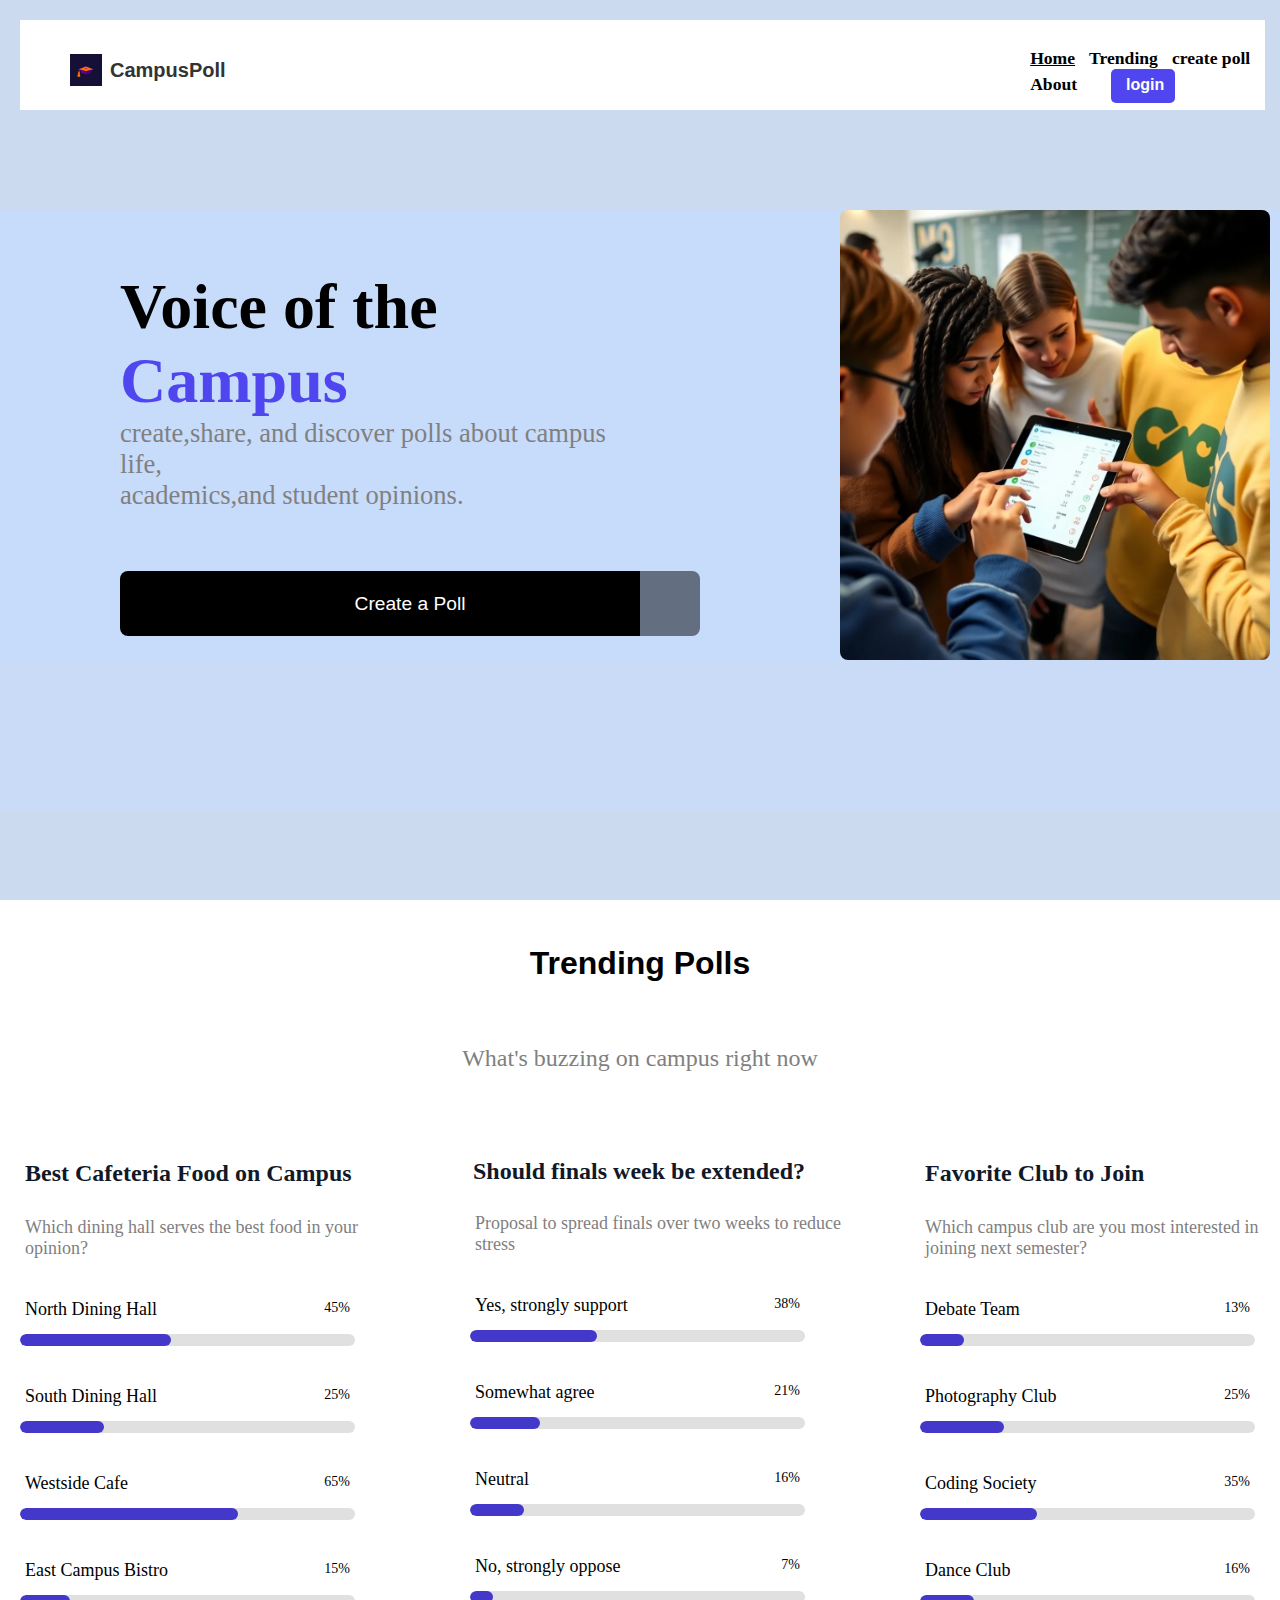
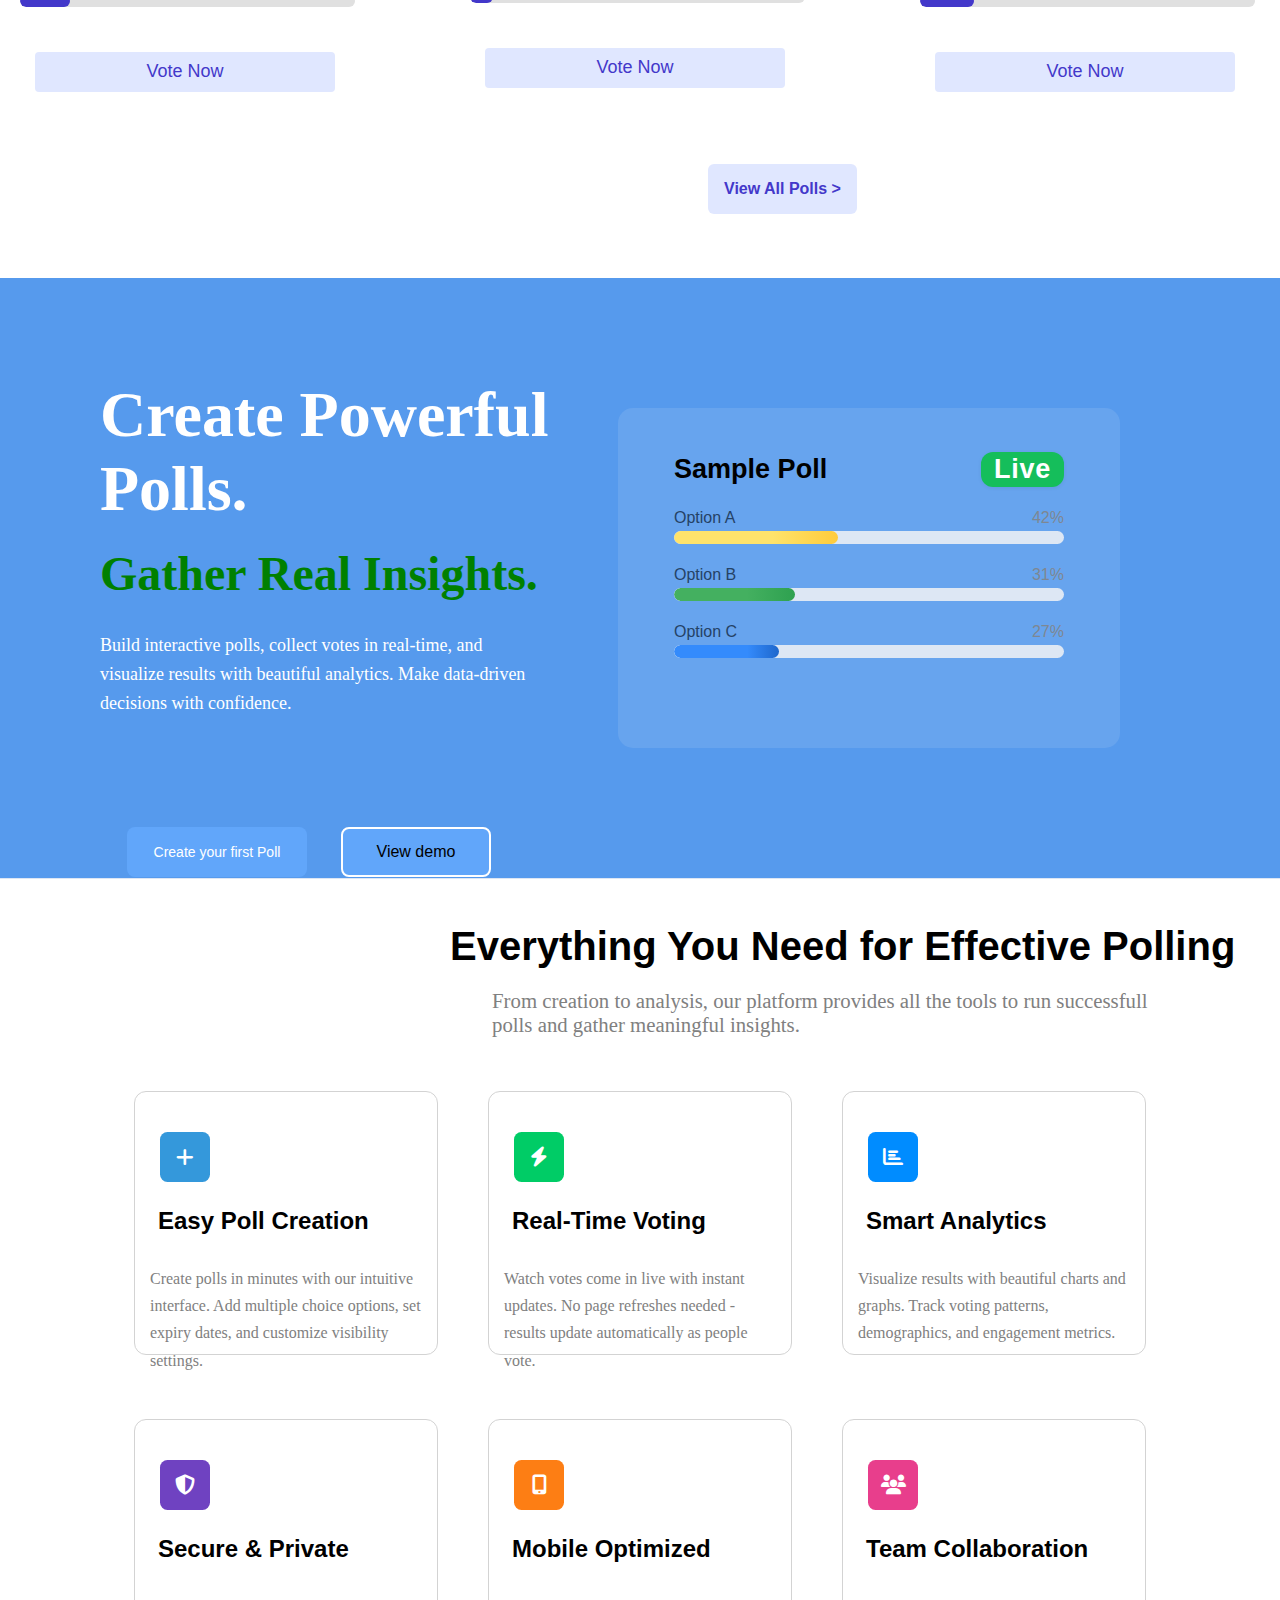
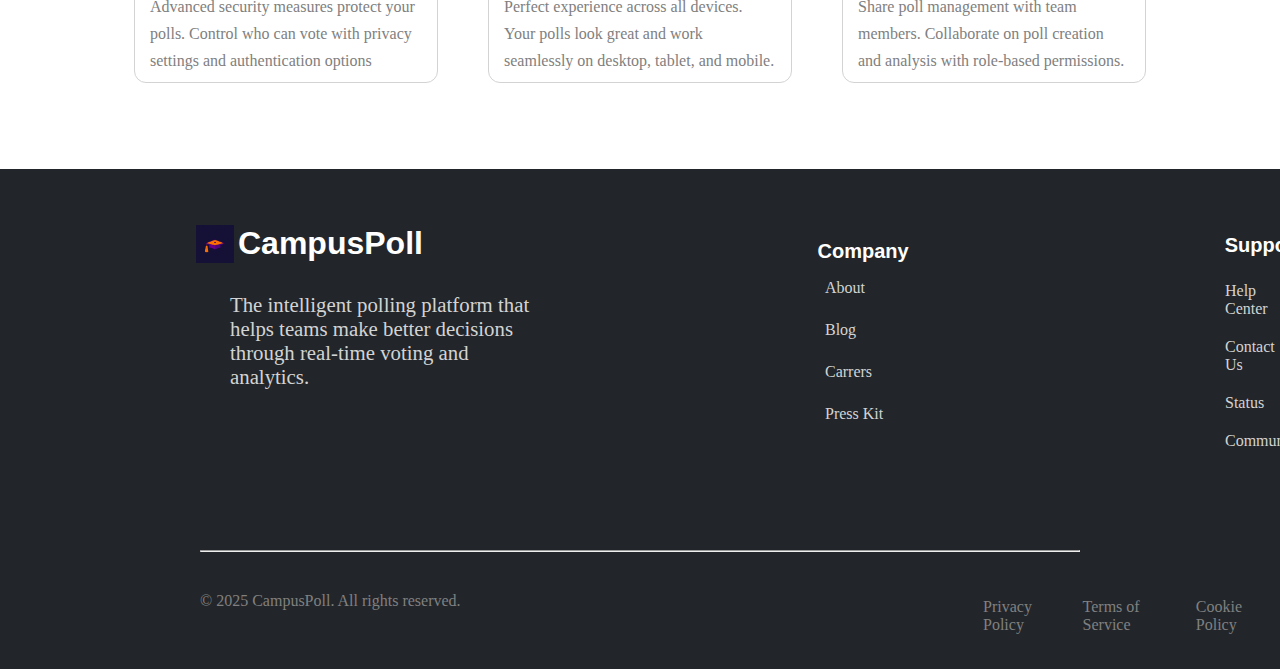
<file: insidevote/index.html>
<!DOCTYPE html>
<html lang="en">
<head>
    <meta charset="UTF-8">
    <meta name="viewport" content="width=device-width, initial-scale=1.0">
    <title>Online Polling System</title>
    <link rel="stylesheet" href="style.css">
     
  <link rel="stylesheet" href="https://cdnjs.cloudflare.com/ajax/libs/font-awesome/6.5.0/css/all.min.css">

</head>
<body>
    <div id="main">
    <header>
        <div class="nav-bar">
            <img src="assets/poll.png" alt="">
            <h2>CampusPoll</h2>
        
        <div class="nav-section">
            <p>
                <a href=""><u>Home</u></a> 
                
                <a href="#page2"><im>Trending</im></a> 
               <a href="#page3"><im>create poll</im></a> 
               <a href="#page4">About</a> 
            
             <a href="assets/login.html">  <button><b>login</b></button></a>
            </p>
        </div>
        </div>

    </header>
    <div id="fakeheader">

    </div>
    <div id="page1">
        <div id="box1">
        <div class="text">
            <h1>Voice of the <br> <b>Campus</b></h1>
            <h5>create,share, and discover polls about campus life, <br> academics,and student opinions.</h5>
        
        </div>
       
        <div class="button">
            <button>Create a Poll</button>
        </div>
        </div>
        <div id="box2">
            <div class="image-1">
                <img src="assets/poll1.png" alt="">
            </div>
            

           
        </div>
        </div>
    </div>
    <div id="page2">
        <div class="toppart" >
            <h1 style="text-align: center; font-weight: bold;">Trending Polls</h1><br>
            <p style="text-align: center;font-size: x-large; "> What's buzzing on campus right now</p> 
        </div>
        <div id="boxes">
        <div id="box3">

            <h3>Best Cafeteria Food on Campus</h3>
            <p>Which dining hall serves the best food in your <br>opinion?</p>
            <h4>North Dining Hall</h4>
             <div class="percentage">45%</div>
            <div class="bar">
                <div class="fill" style="background-color: #4338ca;width: 45%;"></div>
                
            </div>
       
            <h4>South Dining Hall</h4>
             <div class="percentage">25%</div>
             <div class="bar">
                <div class="fill" style="background-color: #4338ca;width: 25%;"></div>
              
            </div>
            <h4>Westside Cafe</h4>
             <div class="percentage">65%</div>
             <div class="bar">
                <div class="fill" style="background-color: #4338ca;width: 65%;"></div>
            </div>
            <h4>East Campus Bistro</h4>
             <div class="percentage">15%</div>
             <div class="bar">
                <div class="fill" style="background-color: #4338ca;width: 15%;"></div>
            </div>
            <div class="page3-left"> <button>Vote Now</button></div>
            
            
        </div>
        <div id="box4">
               <h3>Should finals week be extended?</h3>
            <p>Proposal to spread finals over two weeks to reduce stress</p>
            <h4>Yes, strongly support</h4>
             <div class="percentage">38%</div>
             <div class="bar">
                <div class="fill" style="background-color: #4338ca;width: 38%;"></div>
                
                 
            </div>
            <h4>Somewhat agree</h4>
             <div class="percentage">21%</div>
             <div class="bar">
                <div class="fill" style="background-color: #4338ca;width: 21%;"></div>
                
              
            </div>
            <h4>Neutral</h4>
             <div class="percentage">16%</div>
             <div class="bar">
                <div class="fill" style="background-color: #4338ca;width: 16%;"></div>
                
               
            </div>
            <h4>No, strongly oppose</h4>
             <div class="percentage">7%</div>
             <div class="bar">
                <div class="fill" style="background-color: #4338ca;width: 7%;"></div>
                
                
            </div>
            <div class="page3-left"><button>Vote Now</button></div>
          
        </div>
       
        <div id="box5">
                <h3>Favorite Club to Join</h3>
            <p>Which campus club are you most interested in joining next semester?</p>
            <h4>Debate Team</h4>
             <div class="percentage">13%</div>
              <div class="bar">
                <div class="fill" style="background-color: #4338ca;width: 13%;"></div>
                
                
            </div>
            <h4>Photography Club</h4>
             <div class="percentage">25%</div>
              <div class="bar">
                <div class="fill" style="background-color: #4338ca;width: 25%;"></div>
                
                
            </div>
            <h4>Coding Society</h4>
             <div class="percentage">35%</div>
              <div class="bar">
                <div class="fill" style="background-color: #4338ca;width: 35%;"></div>
                
            </div>
            <h4>Dance Club</h4>
             <div class="percentage">16%</div>
              <div class="bar">
                <div class="fill" style="background-color: #4338ca;width: 16%;"></div>
                 </div>
                 
                


            <div class="page3-left"><button>Vote Now</button></div>
        </div>
          
        </div>
       
        </div>
       <div class="button1">
            <button >View All Polls > </button>
            
            </div>
            
                <div id="page3">
                <div class="box6">
                    <div class="set">
                    <div class="toptext">
                    <h1>Create Powerful Polls.</h1>
                    </div>
                    <div class="text6">
                        <h1>Gather Real Insights.</h1>
                    </div>
                    <p>Build interactive polls, collect votes in real-time, and <br>visualize results with beautiful analytics. Make data-driven <br> decisions with confidence.</p>
                    </div>
                    <div id="page3-button">
                    <div class="create-button">
                        <button>Create your first Poll</button>
                        
                    </div>
                    <div class="demo-button">
                        <button>View demo</button>
                    </div>
                    
                </div>
                </div>
                    <div class="box7">
                        <!-- Sample Poll Box for HTML -->
<div class="poll_3">
  <div class="poll-header">
    <span>Sample Poll</span>
    <span class="live">Live</span>
  </div>
  <div class="poll-option">
    <div class="option-label">
      Option A
      <span class="option-percent">42%</span>
    </div>
    <div class="poll-bar-bg">
      <div class="poll-bar poll-bar-a" style="width: 42%"></div>
    </div>
  </div>
  <div class="poll-option">
    <div class="option-label">
      Option B
      <span class="option-percent">31%</span>
    </div>
    <div class="poll-bar-bg">
      <div class="poll-bar poll-bar-b" style="width: 31%"></div>
    </div>
  </div>
  <div class="poll-option">
    <div class="option-label">
      Option C
      <span class="option-percent">27%</span>
    </div>
    <div class="poll-bar-bg">
      <div class="poll-bar poll-bar-c" style="width: 27%"></div>
    </div>
  </div>
</div>
                    
                        
            
                
                    
                    </div>
                
               

            </div>
               

            
            <div id="page4">
                <div class="header4">
                    <h2>Everything You Need for Effective Polling</h2>
                    <p><h3>From creation to analysis, our platform provides all the tools to run successfull <br> polls and gather meaningful insights.</h3>

</p> </div>

<div id="box-8">
    <div class="box9" >
        <div class="icon-circle" style="background-color:  #3498db;"><i class="fas fa-plus"></i></div>
        
        <h2>Easy Poll Creation</h2>
        <p>Create polls in minutes with our intuitive interface. Add multiple choice options, set expiry dates, and customize visibility settings.</p>
    </div>
    <div class="box10">
         <div class="icon-circle" style="background-color: #00cc66;"><i class="fas fa-bolt"></i></div>
        <h2>Real-Time Voting</h2>
        <p>Watch votes come in live with instant updates. No page refreshes needed - results update automatically as people vote.</p>
    </div>
    <div class="box11">

          <div class="icon-circle" style="background-color: #008cff;"><i class="fas fa-chart-bar"></i></div>

        <h2>Smart Analytics</h2>
        <p>Visualize results with beautiful charts and graphs. Track voting patterns, demographics, and engagement metrics.</p>
    </div>
</div>
    <div id="box-lower">

    <div class="box12">
      <div class="icon-circle" style="background-color: #6f42c1;"><i class="fas fa-shield-alt"></i></div>
         <h2>Secure & Private</h2>
        <p>Advanced security measures protect your polls. Control who can vote with privacy settings and authentication options</p>
    </div>
    <div class="box13">

        <div class="icon-circle" style="background-color: #fd7e14;"><i class="fas fa-mobile-alt"></i></div>
        <h2>Mobile Optimized</h2>
        <p>Perfect experience across all devices. Your polls look great and work seamlessly on desktop, tablet, and mobile.</p>

    </div>
    <div class="box14"> 

        <div class="icon-circle" style="background-color: #e83e8c;"><i class="fas fa-users"></i></div>
        <h2>Team Collaboration</h2>
        <p>Share poll management with team members. Collaborate on poll creation and analysis with role-based permissions.</p>
    </div>
    
</div>
            </div>
            <div id="page5">
                <footer>
                    <div class="left">
                        <img src="assets/poll.png" alt="">
                        <h2>CampusPoll</h2>
                        <p>The intelligent polling platform that <br> helps teams make better decisions <br>through real-time voting and <br>analytics.</p>
                    </div>
                    <div class="mid">
                        <h2>Company</h2>
                        <a href="">About</a><br>
                        <a href="">Blog</a><br>
                        <a href="">Carrers</a><br>
                        <a href="">Press Kit</a>
                    </div>
                    <div class="end">
                        <h2>Support</h2>
                        <a href="">Help Center</a>
                        <a href="">Contact Us</a>
                        <a href="">Status</a>
                        <a href="">Community</a>
                        
                    </div>
                    <div class="lastpart">
                        <hr>
                        <p>© 2025 CampusPoll. All rights reserved.</p>
                        <div class="last-part">
                            <a href="">Privacy Policy</a>
                            <a href="">Terms of Service</a>
                            <a href="">Cookie Policy</a>
                            

                        </div>
                       
                        
                          
                        
                    </div>
                </footer>
            </div>
    
    </div>

</body>
</html>
</file>
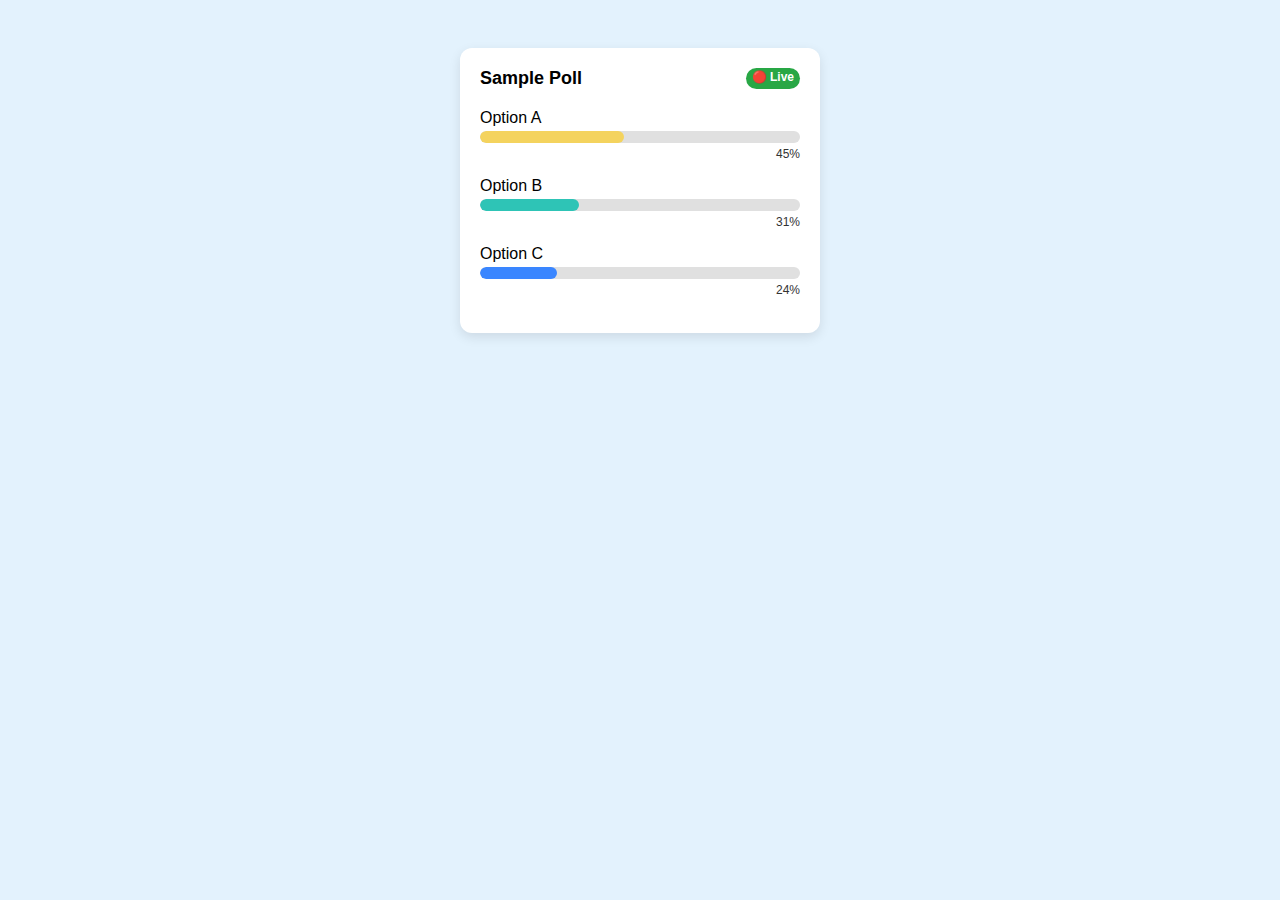
<file: insidevote/form.html>
<!DOCTYPE html>
<html lang="en">
<head>
  <meta charset="UTF-8" />
  <meta name="viewport" content="width=device-width, initial-scale=1.0" />
  <title>Sample Poll</title>
  <link rel="stylesheet" href="form.css" />
</head>
<body>
  <div class="poll-container">
    <div class="poll-header">
      <span>Sample Poll</span>
      <span class="live-badge">🔴 Live</span>
    </div>

    <div class="poll-option">
      <span>Option A</span>
      <div class="bar">
        <div class="fill" style="width: 45%; background-color: #f4d35e;"></div>
      </div>
      <span class="percentage">45%</span>
    </div>

    <div class="poll-option">
      <span>Option B</span>
      <div class="bar">
        <div class="fill" style="width: 31%; background-color: #2ec4b6;"></div>
      </div>
      <span class="percentage">31%</span>
    </div>

    <div class="poll-option">
      <span>Option C</span>
      <div class="bar">
        <div class="fill" style="width: 24%; background-color: #3a86ff;"></div>
      </div>
      <span class="percentage">24%</span>
    </div>
  </div>
</body>
</html>
</file>
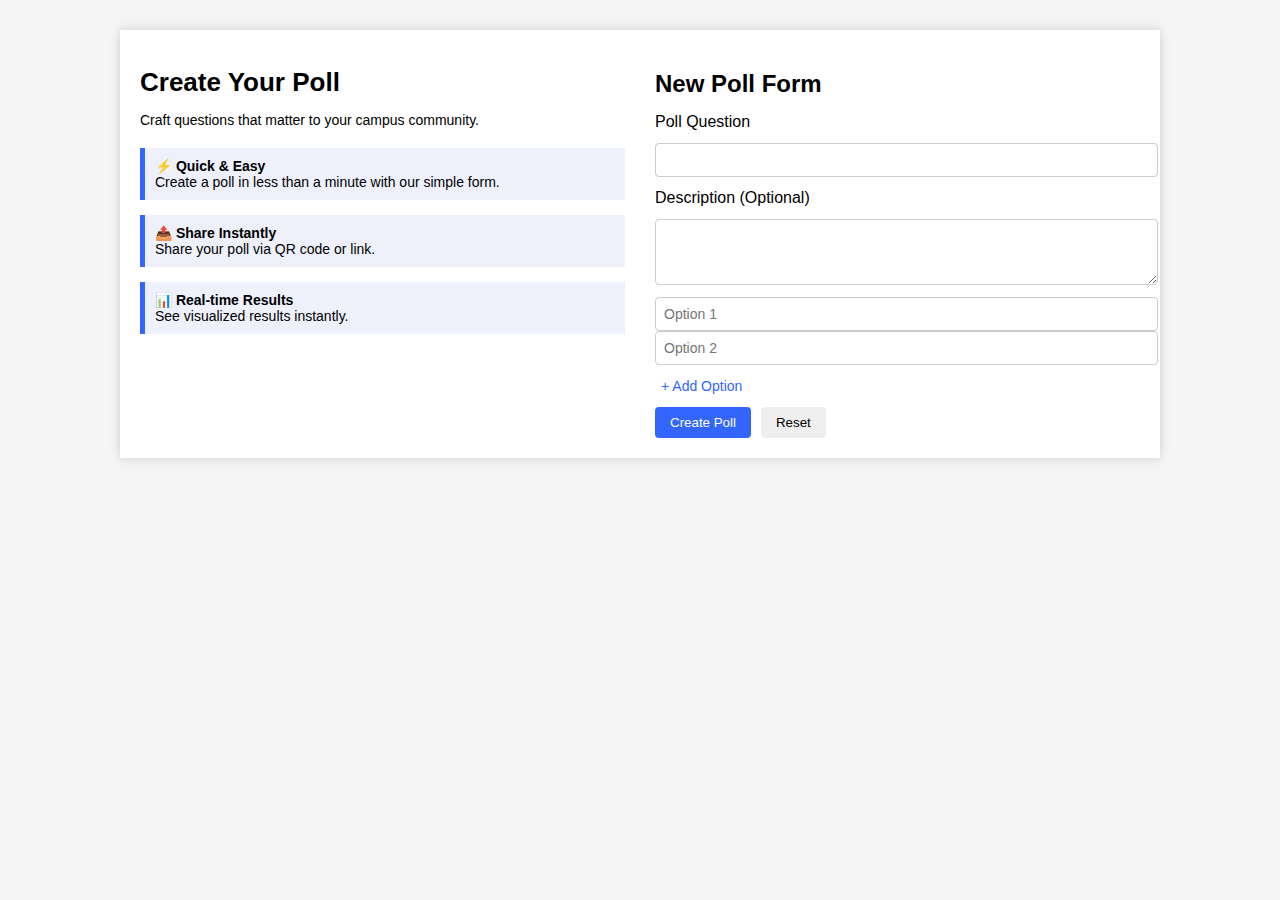
<file: insidevote/page3.html>
<!DOCTYPE html>
<html lang="en">
<head>
  <meta charset="UTF-8">
  <meta name="viewport" content="width=device-width, initial-scale=1">
  <title>Create Your Poll</title>
  <link rel="stylesheet" href="page3.css">
</head>
<body>
  <div class="container">
    <div class="left-panel">
      <h1>Create Your Poll</h1>
      <p>Craft questions that matter to your campus community.</p>
      <ul>
        <li><strong>⚡ Quick & Easy</strong><br>Create a poll in less than a minute with our simple form.</li>
        <li><strong>📤 Share Instantly</strong><br>Share your poll via QR code or link.</li>
        <li><strong>📊 Real-time Results</strong><br>See visualized results instantly.</li>
      </ul>
    </div>

    <div class="right-panel">
      <h2>New Poll Form</h2>
      <form id="pollForm">
        <label>Poll Question</label>
        <input type="text" id="question" required>

        <label>Description (Optional)</label>
        <textarea id="description" rows="3"></textarea>

        <div id="optionsContainer">
          <input type="text" name="option" placeholder="Option 1" required>
          <input type="text" name="option" placeholder="Option 2" required>
        </div>

        <button type="button" id="addOption">+ Add Option</button>

        <div class="buttons">
          <button type="submit">Create Poll</button>
          <button type="reset">Reset</button>
        </div>

        <p id="successMessage" class="hidden">Poll created successfully ✅</p>
      </form>
    </div>
  </div>

  <script src="page3.js"></script>
</body>
</html>
</file>
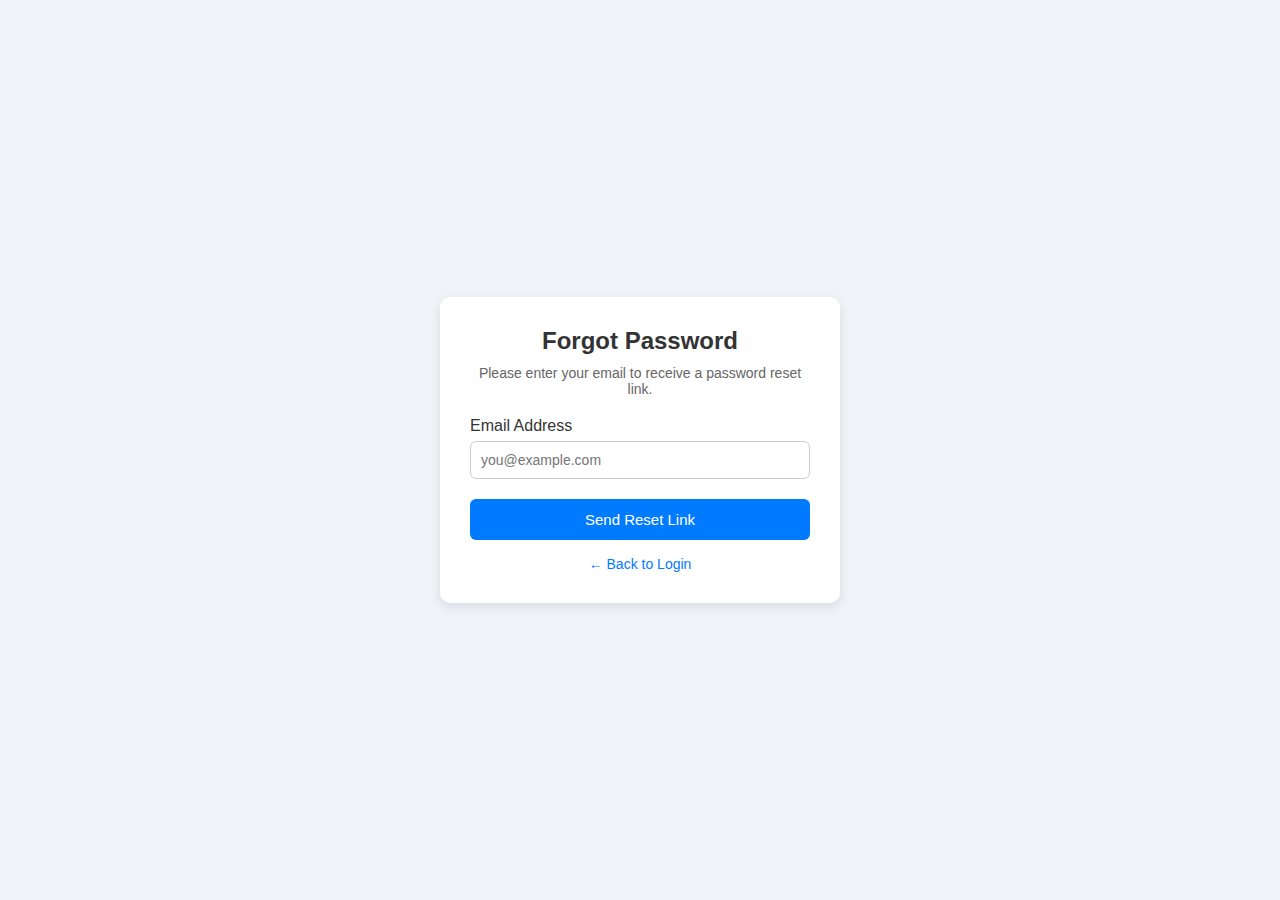
<file: insidevote/assets/forgot.html>
<!DOCTYPE html>
<html lang="en">
<head>
  <meta charset="UTF-8" />
  <meta name="viewport" content="width=device-width, initial-scale=1.0"/>
  <title>Forgot Password</title>
  <link rel="stylesheet" href="forgot.css" />
</head>
<body>
  <div class="container">
    <form class="form">
      <h2>Forgot Password</h2>
      <p>Please enter your email to receive a password reset link.</p>

      <label for="email">Email Address</label>
      <input type="email" id="email" name="email" placeholder="you@example.com" required />

      <button type="submit">Send Reset Link</button>

      <div class="back">
        <a href="login.html">← Back to Login</a>
      </div>
    </form>
  </div>
</body>
</html>
</file>
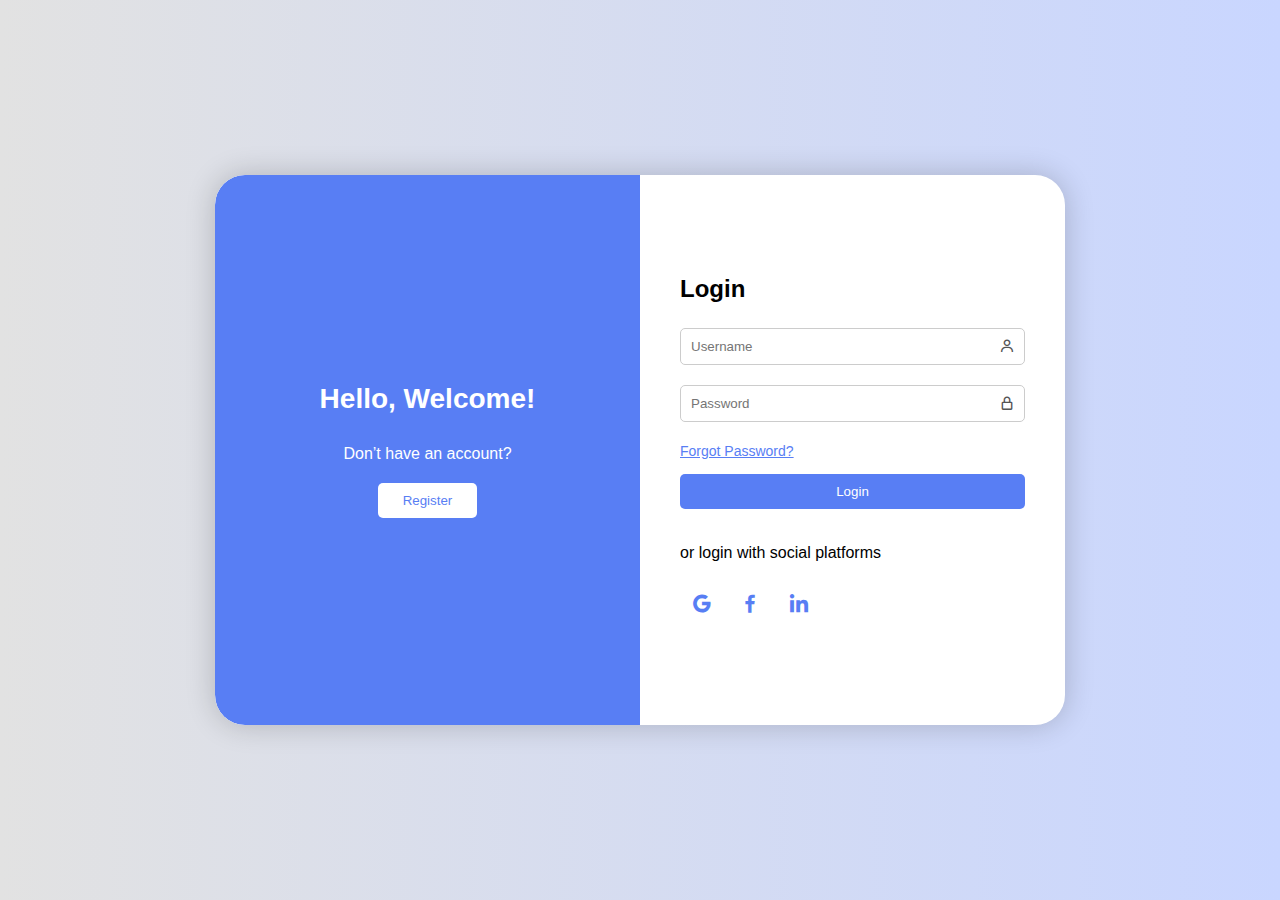
<file: insidevote/assets/login.html>
<!DOCTYPE html>
<html lang="en">
<head>
  <meta charset="UTF-8" />
  <meta name="viewport" content="width=device-width, initial-scale=1.0" />
  <title>Login/Signup Form</title>
  <link rel="stylesheet" href="login.css" />
  <link href="https://unpkg.com/boxicons@2.1.4/css/boxicons.min.css" rel="stylesheet" />
</head>
<body>
  <div class="container">
    <div class="form-box">
      <div class="left-box">
        <h2>Hello, Welcome!</h2>
        <p>Don’t have an account?</p>
       <a href="register.html"> <button>Register</button> </a>
            </div>
      <div class="right-box">
        <h2>Login</h2>
        <form action="#">
          <div class="input-box">
            <input type="text" placeholder="Username" required />
            <i class='bx bx-user'></i>
          </div>
          <div class="input-box">
            <input type="password" placeholder="Password" required />
            <i class='bx bx-lock-alt'></i>
          </div>
          <a href="forgot.html" class="forgot">Forgot Password?</a>
          <button type="submit" class="login-btn">Login</button>
          <p>or login with social platforms</p>
          <div class="social-icons">
            <i class='bx bxl-google'></i>
            <i class='bx bxl-facebook'></i>
            <i class='bx bxl-linkedin'></i>
          </div>
        </form>
      </div>
    </div>
  </div>
</body>
</html>
</file>
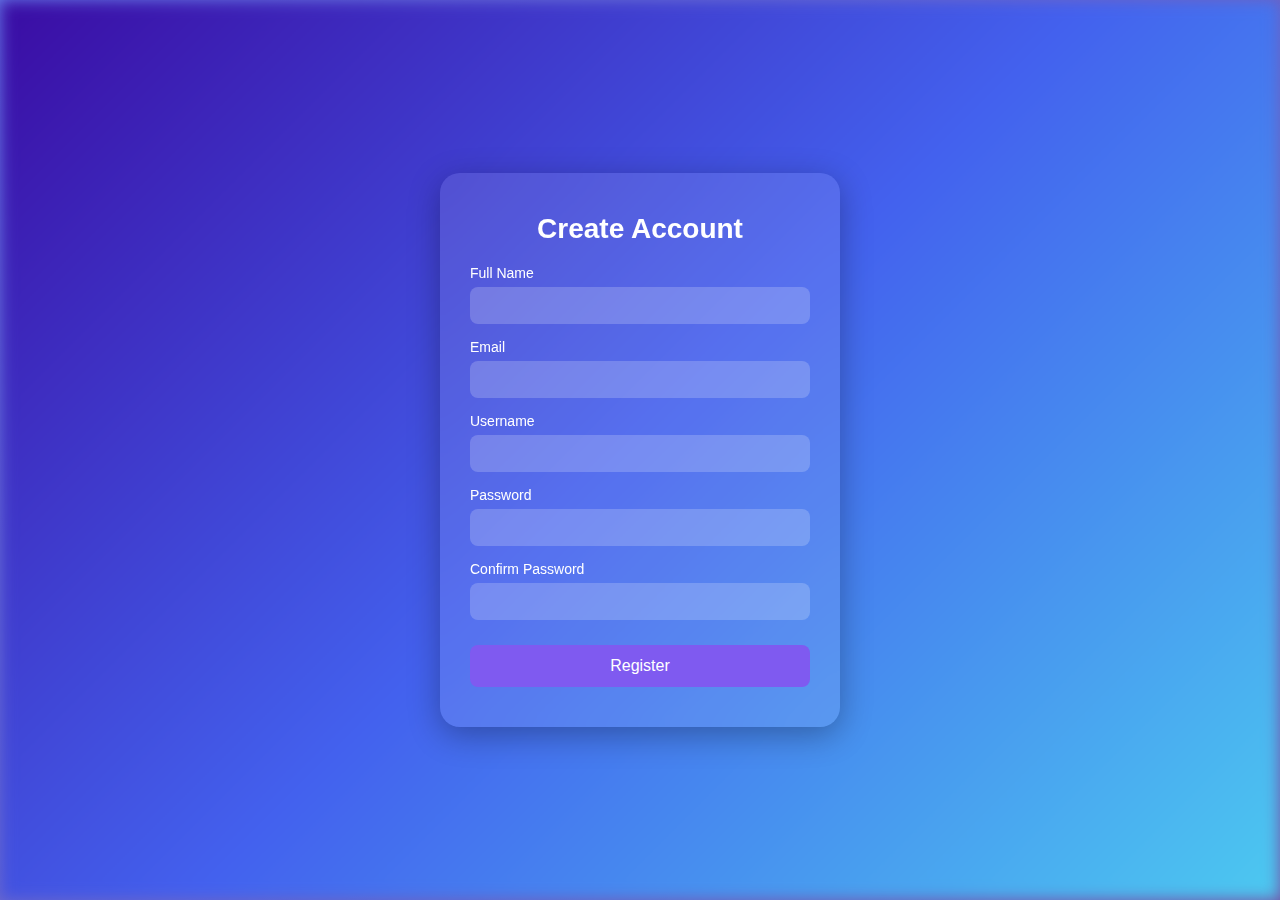
<file: insidevote/assets/register.html>
<!DOCTYPE html>
<html lang="en">
<head>
  <meta charset="UTF-8" />
  <meta name="viewport" content="width=device-width, initial-scale=1.0"/>
  <title>Beautiful Registration Form</title>
  <link rel="stylesheet" href="register.css" />
</head>
<body>
  <div class="background"></div>

  <div class="form-wrapper">
    <form class="registration-form">
      <h2>Create Account</h2>

      <div class="form-group">
        <label for="fullname">Full Name</label>
        <input type="text" id="fullname" name="fullname" required />
      </div>

      <div class="form-group">
        <label for="email">Email</label>
        <input type="email" id="email" name="email" required />
      </div>

      <div class="form-group">
        <label for="username">Username</label>
        <input type="text" id="username" name="username" required />
      </div>

      <div class="form-group">
        <label for="password">Password</label>
        <input type="password" id="password" name="password" required />
      </div>

      <div class="form-group">
        <label for="confirm-password">Confirm Password</label>
        <input type="password" id="confirm-password" name="confirm-password" required />
      </div>

      <button type="submit">Register</button>
    </form> 
  </div>
</body>
</html>
</file>
<file: insidevote/style.css>
*{
    margin: 0;
    padding: 0;
    box-sizing: border-box;

}
html, body{
    width: 100%;
    height: 100%;
     background-color:  rgba(188, 206, 234, 0.5); 
}
#main {
    width: 100%;
    height: 100%;

    

}
.nav-bar{
    height: 10%;
    width: 97.3%;
    background-color: white;
    display: flex;
    align-items: center;
    justify-content: space-evenly;
    margin-top: 20px;
    margin-right: 20px;
    margin-left: 20px;
    position: fixed;
    
    

}
.nav-bar img{
    height: 32px;
    width:32px;
    margin-top: 20px;
    margin-left: 50px;
    margin-bottom: 10px;
}
.nav-bar img:hover{
    transform: rotate(10deg);
}
h2{
    color: #4f46ef;
    width: 110.15px;
    height: 28px;
    font: 20px "seoge ui", sans-serif;
    margin-left: 8px;
    margin-top: 16px;
    font-weight: bold;
}
.nav-section{
    width: 431.1px;
    height: 64px;
    margin-left: 800px;
    margin-top: 30px;
    

}
.nav-section a{
    font-weight: bolder;
    color: black;
    font-size: 1.1rem;
    padding-left: 10px;
    text-decoration: none;

}
.nav-section u:hover{
    color: #4f46ef;
}
.nav-section :hover{
    color: #4f46ef;
    
}



.nav-section button{
height: 34px;
width: 64px;
background-color: #4f46ef;
color: white;
margin-left: 20px;
padding-top: 7px;
border-radius: 5px;
border: none;
font-size: 1rem;
}
.nav-section button:hover{
    background-color: #534bed;
    color: white;
    
}
 .nav-section button b:hover{
    color: white;
}
#fakeheader { 

    height: 10%;
    width: 100%;
    }
#page1{ 
     margin-top:120px;
    height: 600px;
    background-color: rgba(198, 220, 255, 0.5);
    color: black;
    display: flex;
    
}
#box1{
    width:50%;
    height: 450px;
    background-color:rgba(198, 220, 255, 0.5);;
    
}
.text{
    margin-left: 120px;
     font-size: xx-large;
     margin-top: 60px;

}
.text h1 b{
    color: #4f46ef;
}
h5{
    text-size-adjust: 0.2em;
    color:gray;
    font-weight: 100;
}
.button button{
    width: 580px;
    height: 65px;
    margin-left: 120px;
    margin-top: 60px;
    background-color: black;
    color: white;
    font-size: larger;
    border: none;
    border-radius: 8px;
}
.button button:hover{
    background-color: #4f46ef;
}

#box2{
    
    width: 50%;
    height: 450px;
    background-color: rgba(198, 220, 255, 0.5);;
    }
.image-1 img{
    width: 430px;
    height: 450px;
     margin-left: 200px;

    margin-bottom: 20px;
    border-radius: 8px;
}
#page2{
    width: 100%;
    height: 1000px;
    margin-bottom: -120px;
    background-color: white;
}
.toppart {
    width: 100%;
    height: 200px;
    background-color: white;
}
.toppart h1{
    font-size: xx-large;
    font-family: "Segoe UI", sans-serif;
    font-weight: bolder;
    color: black;
    padding: 45px;

}
.toppart p{
    font-size: xx-large;
    align-items: center;
    font-size: large;
    color: gray;
    
    
} 
#boxes{
    display: flex;
    justify-content: center;
    align-items: center;
    margin-top: 20px;
    padding: 10 10 10 10px;
    
    
}


#box3{
    width:430px;
    height:530px;
    background-color:white;
    margin:10px;
    margin-top: -10px;
     border-radius: 10px
    
    
   }
  #box3:hover{
    transform:scale(1.07)
}

#box3 h3{
    margin-left: 0 0 8px;
    padding: 50px;
    font-size: x-large;
    color: #111827;

}
#box3 p{
    margin-left:50px;
    margin-top: -20px;
    font-size: large;
    color: gray;
    font-weight: lighter;

}
#box3 h4{
    margin-left:50px;
    margin-top: 40px;
    font-size: large;
    color: black;
    font-weight: lighter;

}
.bar {
  background-color: #e0e0e0;
  border-radius: 10px;
  overflow: hidden;
  height: 12px;
  margin-top: 18px;
  margin-left: 45px;
  margin-right: 50px;
}

.fill {
  height: 12px;
  border-radius: 10px;
  
  }
  .percentage {
  margin-top: -20px;
  font-size: 14px;
  margin-right: 55px;
  text-align: right;
  display: block;
  
}
.page3-left {
 height: 100px;
 width: 430px;
 margin-top: 16px;
 padding-top: 40px;
 margin-bottom: 1px;
 background-color: rgb(255, 255, 255);
 border-bottom: 10px;
 

}

.page3-left button{
    height: 40px;
    width: 300px;
    margin-top: -40px;
    margin-left: 60px;
    background-color:  #e0e7ff;
    color: #4338ca;
    padding: 8px 16px;
    font: 18px 'Segoe UI', Tahoma, Geneva, Verdana, sans-serif;
}
.page3-left button:hover{
    background-color:  #9288ff;
}
#box4{
  width:430px;
    height:530px;
    background-color:white;
    margin:10px; 
    margin-top: -10px;
    border-radius: 10px;
}
 #box4:hover{
    transform:scale(1.07)
}

#box4 h3{
    margin-left: 0 0 8px;
    padding: 48px;
    font-size: x-large;
    color: #111827;

}
#box4 p{
    margin-left:50px;
    margin-top: -20px;
    font-size: large;
    color: gray;
    font-weight: lighter;

}
#box4 h4{
    margin-left:50px;
    margin-top: 40px;
    font-size: large;
    color: black;
    font-weight: lighter;

}
 



#box5{
    width:430px;
    height:530px;
    background-color:white; 
    margin:10px;
    margin-top: -10px;
      border-radius: 10px;
}
#box5:hover{
    transform:scale(1.07)
}

#box5 h3{
    margin-left: 0 0 8px;
    padding: 50px;
    
    font-size: x-large;
    color: #111827;

}
#box5 p{
    margin-left:50px;
    margin-top: -20px;
    font-size: large;
    color: gray;
    font-weight: lighter;
}
#box5 h4{
    margin-left:50px;
    margin-top: 40px;
    font-size: large;
    color: black;
    font-weight: lighter;

}
.button1 button{
    height: 50px;
    background-color: #e0e7ff;
    color:#4338ca;
    padding: 8px 16px;
    border: none;
    border-radius: 6px;
    font-size: medium;
    font-weight: bold;
    margin-top: -90px;
    margin-left: 708px;
    margin-bottom: 5%;
}
.button1 button:hover{
    background-color: #8b86f4;
}
#page3{
    width: 100%;
    height: 600px;
     background-color:  #569aed; 
    

     display: flex;
    
}
.box6{
    width: 50%;
    height: 500px;
    
    align-items: center;
    justify-content: center;
    
}
.set{
    margin-left: 100px;
    margin-top: 100px;
}
.toptext{
    color: white;
    font-size: xx-large;
}
.text6{
    font-size: x-large;
    color: green;
    margin-top: 20px;
}
.box6 p{
    font-size: large;
    margin-top: 30px;
    line-height: 1.6;
    word-break: break-word;
    
    
    font-weight: lighter;
    color:white;
}
#page3-button{
    display: flex;
    align-items: center;
    justify-content: center;
    flex-direction: row;
    gap: 34px;
}

.create-button button{
    width: 180px;
    height: 50px;
     margin-top: 110px;
      border-radius: 8px; 
    border: none;
    font: 14px arial;
    padding: 12px 24px;
    background-color: #61a6fa;
    color: white;
}
.create-button button:hover{
    background-color:  #388df6;
}
.demo-button button{
     width: 150px;
    height: 50px;
    margin-top: 110px;
    border-radius: 8px;
    border: 2px white solid;
    font: 11px arial;
    font-size: medium;
    font-weight: lighter;
    padding: 12px 24px;
    background-color: #61a6fa;
    color: black;
}
.demo-button button:hover{
    background-color: white;
}
.box7{
    width: 519.2px;
    height: 340px;
    background-color: #ffffff1a;
    margin-top: 130px;
    margin-right: 160px;
    padding: 12px;
    border-radius: 15px;
    
}
 .box7 h1, h2 {
  color: #333;
}

form {
  margin-bottom: 20px;
}

label {
  display: block;
  margin: 10px 0;
  font-size: 1.1em;
}

button {
  padding: 10px 15px;
  background-color: #3498db;
  color: white;
  border: none;
  border-radius: 4px;
  font-size: 1em;
  cursor: pointer;
}

button:hover {
  background-color: #2980b9;
}

#poll-results {
  font-size: 1.1em;
  color: #555;
}

#page4{
    width: 100%;
    height: 900px;
    margin-top: -15px;

     background-color: white;

}
.header4{
    height: 20%;
    width: 100%;
    background-color: white;
    padding-left: 397px;
}
.header4 h2{
    font-size: 250%;
    font-family: "Segoe UI", sans-serif;
    font-weight: bolder;
    color: black;
    padding: 45px;
    padding-left: 45px;
    white-space: nowrap; 
}
.header4 h3{
    font-size: 1.3rem;
    color: gray;
    font-weight: lighter;
    padding-left: 95px;
    padding-top: 20px;
    padding-bottom: 20px;
}

#box-8{ display: flex;
    
    padding:32px;
    
    
    justify-content: center;
    
    

}

.icon-circle {
  width: 50px;
  height: 50px;
  border-radius: 15%;
  color: white;
  font-size: 20px;
  display: flex;
  justify-content: center;
  align-items: center;
  margin-bottom: 25px;
  margin-left: 10px;
  margin-top: -50px;
}
.box9{
    width: 25%;
    height: 264px;
    background-color: white;
    padding: 15px;
    padding-top: 90px;
    border-radius: 12px;
    line-height: 1.7;
    border: 1px solid lightgray;

}
.box9 h2{
    color: black;
    font-size: 1.5rem;
    font-weight: bold;
    white-space: nowrap;

}
.box9 p{
    padding-top: 30px;
     color: gray;
    }
.box9 :hover{
    cursor: pointer;
}



 .box10{
    width: 25%;
    height: 264px;
    background-color: white;
    padding: 15px;
    padding-top: 90px;
    margin-left: 50px;
    border-radius: 12px;
    line-height: 1.7;
    border: 1px solid lightgray;

}
.box10 h2{
    color: black;
    font-size: 1.5rem;
    font-weight: bold;
    white-space: nowrap;

}
.box10 p{
    padding-top: 30px;
    color: gray;
    }
.box10 :hover{
    cursor: pointer;
}


 .box11{
    width: 25%;
    height: 264px;
    background-color: white;
    padding: 15px;
    padding-top: 90px;
    margin-left: 50px;
    border-radius: 12px;
    line-height: 1.7;
    border: 1px solid lightgray;

}
.box11 h2{
    color: black;
    font-size: 1.5rem;
    font-weight: bold;
    white-space: nowrap;

}
.box11 p{
    padding-top: 30px;
    color: gray;
    }
.box11 :hover{
    cursor: pointer;
}
#box-lower{ display: flex;
    
    padding:32px;
    justify-content: center;
}
.box12:hover{
    transform:scale(1.07)
}
.box11:hover{
    transform: scale(1.07);
}.box13:hover{
    transform: scale(1.07);
}
.box10:hover{
    transform: scale(1.07);
}
.box9:hover{
    transform: scale(1.07);
}
.box14:hover{
    transform: scale(1.07);
}


 .box12{
    width: 25%;
    height: 264px;
    background-color: white;
    padding: 15px;
    padding-top: 90px;
    border-radius: 12px;
    line-height: 1.7;
    border: 1px solid lightgray;

}
.box12 h2{
    color: black;
    font-size: 1.5rem;
    font-weight: bold;
    white-space: nowrap;

}
.box12 p{
    padding-top: 30px;
    color: gray;
    }
.box12 :hover{
    cursor: pointer;
}

.box13{
    width: 25%;
    height: 264px;
    background-color: white;
    padding: 15px;
    padding-top: 90px;
    margin-left: 50px;
    border-radius: 12px;
    line-height: 1.7;
    border: 1px solid lightgray;

}
.box13 h2{
    color: black;
    font-size: 1.5rem;
    font-weight: bold;
    white-space: nowrap;

}
.box13 p{
    padding-top: 30px;
    color: gray;
    }
.box13 :hover{
    cursor: pointer;
}

.box14{
    width: 25%;
    height: 264px;
    background-color: white;
    padding: 15px;
    padding-top: 90px;
    margin-left: 50px;
    border-radius: 12px;
    line-height: 1.7;
    border: 1px solid lightgray;

}
.box14 h2{
    color: black;
    font-size: 1.5rem;
    font-weight: bold;
    white-space: nowrap;

}
.box14 p{
    padding-top: 30px;
    color: gray;
    }
.box14 :hover{
    cursor: pointer;
}


#page5{
    width: 100%;
    height: 500px;
    background-color: #22262a;
}
.left  {
 margin-left: 230px;
    margin-top: -10px;
    padding-top: 40px;
    
}
.left img{
    height: 40px;
    width: 40px;
    object-fit: cover;
    margin-left: -35px;
    margin-top: 15px;
    padding: 1px;
    position: absolute;
    
}
.left img:hover{
    transform: rotate(10deg);
}
 .left h2{
color: white;
font-weight: bolder;
font-size: xx-large;
margin-bottom: 20px;

 }   
 .left p{
    color: lightgray;
    padding-top: 20px;
    font-size: 1.3rem;
    
 }
.mid{
 color: white;
 display: flex;
 flex-direction: column;
    margin-left: 800px;
    margin-top: -165px;
    gap: -10px;

}
.mid h2{
    color: white;
    text-align: center;
    margin-bottom: 5px;
}
.mid a{
    text-decoration: none;
    color: lightgray;
    margin-left: 25px;
    margin-top: 5px;
    padding-top: 1px;
    

    
}

.end{
 color: white;
 display: flex;
 flex-direction: column;
    margin-left: 1200px;
    margin-top: -205px;
    gap: -10px;

}
.end h2{
    color: white;
    text-align: center;
}
.end a{
    text-decoration: none;
    color: lightgray;
    margin-left: 25px;
    margin-top: 10px;
    padding-top: 10px;
    

    
}


.lastpart hr{
    margin-top: 100px;
    color: gray;
    margin-left: 200px;
     margin-right: 200px;
     padding: -12px;

}
.lastpart p{
    color: gray;
    margin-top: 40px;
    margin-left: 200px;
}
.last-part {
    
    display: flex;
    margin-left: 970px;
    }
    .last-part a{
         color: gray;
    margin-left: 10px;
    text-decoration: none;
    padding: 3px;
    margin-top: -15px;
    }
    .last-part a:hover{
        color: white;
    }
  

     /* box7 */
    .poll_3 {
  
  border-radius: 20px;
  
  max-width: 390px;
  margin: 32px auto;
  
  font-family: 'Segoe UI', Arial, sans-serif;
}
.poll-header {
  display: flex;
  justify-content: space-between;
  align-items: center;
  margin-bottom: 22px;
}
.poll-header span {
  font-size: 1.69em;
  font-weight: bolder;
  
}
.live {
  background: #15be5b;
  color: #fff;
  border-radius: 12px;
  font-size: 0.04em;
  padding: 2px 13px;
  font-weight: 500;
  box-shadow: 0 1px 4px #0001;
  letter-spacing: 0.7px;
  display: flex;
  align-items: center;
  gap: 6px;
}
.poll-option {
  margin-bottom: 22px;
}
.poll-option:last-child {
  margin-bottom: 0;
}
.option-label {
  display: flex;
  justify-content: space-between;
  align-items: center;
  font-weight: 500;
  color: #254266;
  margin-bottom: 4px;
}
.option-percent {
  color: #7e8792;
  font-weight: 500;
  font-size: 1em;
  margin-left: 8px;
}
.poll-bar-bg {
  background: #dde7f4;
  border-radius: 16px;
  height: 13px;
  width: 100%;
  overflow: hidden;
  margin-top: 1px;
}
.poll-bar {
  height: 100%;
  border-radius: 16px;
  transition: width 0.6s;
}
.poll-bar-a { background: linear-gradient(90deg, #ffe36b 60%, #ffcb3c); }
.poll-bar-b { background: linear-gradient(90deg, #44b060 60%, #2ea150); }
.poll-bar-c { background: linear-gradient(90deg, #348bfc 70%, #1e67cc); }
</file>
<file: insidevote/form.css>
body {
  font-family: Arial, sans-serif;
  background-color: #e3f2fd;
  display: flex;
  justify-content: center;
  padding: 40px;
}

.poll-container {
  background: #ffffff;
  border-radius: 12px;
  padding: 20px;
  width: 320px;
  box-shadow: 0 4px 12px rgba(0, 0, 0, 0.1);
}

.poll-header {
  display: flex;
  justify-content: space-between;
  font-weight: bold;
  font-size: 18px;
  margin-bottom: 20px;
}

.live-badge {
  background-color: #28a745;
  color: white;
  font-size: 12px;
  padding: 2px 6px;
  border-radius: 12px;
}

.poll-option {
  margin-bottom: 16px;
}

.poll-option span {
  display: block;
  margin-bottom: 4px;
  font-weight: 500;
}

.bar {
  background-color: #e0e0e0;
  border-radius: 10px;
  overflow: hidden;
  height: 12px;
}

.fill {
  height: 12px;
  border-radius: 10px;
}

.percentage {
  margin-top: 4px;
  font-size: 12px;
  text-align: right;
  display: block;
  color: #333;
}
</file>
<file: insidevote/page3.css>
body {
  margin: 0;
  font-family: sans-serif;
  background: #f5f5f5;
}

.container {
  display: flex;
  max-width: 1000px;
  margin: 30px auto;
  padding: 20px;
  background: #fff;
  box-shadow: 0 0 10px #ccc;
  gap: 30px;
}

.left-panel, .right-panel {
  flex: 1;
}

.left-panel h1 {
  font-size: 26px;
  margin-bottom: 10px;
}

.left-panel p {
  font-size: 14px;
  margin-bottom: 20px;
}

.left-panel ul {
  padding-left: 0;
  list-style: none;
}

.left-panel li {
  background: #eef1fc;
  margin-bottom: 15px;
  padding: 10px;
  border-left: 5px solid #3366ff;
  font-size: 14px;
}

.right-panel h2 {
  margin-bottom: 15px;
}

form {
  display: flex;
  flex-direction: column;
  gap: 12px;
}

input[type="text"], textarea {
  width: 100%;
  padding: 8px;
  font-size: 14px;
  border: 1px solid #ccc;
  border-radius: 4px;
}

#addOption {
  background: none;
  border: none;
  color: #3366ff;
  cursor: pointer;
  font-size: 14px;
  text-align: left;
}

.buttons {
  display: flex;
  gap: 10px;
}

button[type="submit"] {
  background: #3366ff;
  color: #fff;
  padding: 8px 15px;
  border: none;
  border-radius: 4px;
  cursor: pointer;
}

button[type="reset"] {
  background: #eee;
  border: none;
  padding: 8px 15px;
  border-radius: 4px;
  cursor: pointer;
}

#successMessage {
  color: green;
  font-weight: bold;
}

.hidden {
  display: none;
}

/* RESPONSIVE - Highlighted Changes 👇 */
@media (max-width: 768px) {
  .container {
    flex-direction: column;
    padding: 15px;
  }

  .left-panel li {
    font-size: 13px;
  }

  h1, h2 {
    font-size: 20px;
  }

  input[type="text"], textarea {
    font-size: 13px;
  }

  .buttons {
    flex-direction: column;
  }

  button {
    width: 100%;
  }
}
</file>
<file: insidevote/assets/login.css>
* {
  margin: 0;
  padding: 0;
  box-sizing: border-box;
  font-family: Arial, sans-serif;
}

body {
  display: flex;
  justify-content: center;
  align-items: center;
  height: 100vh;
  background: linear-gradient(90deg, #e2e2e2, #c9d6ff);
}

.container {
  width: 850px;
  height: 550px;
  background: #fff;
  border-radius: 30px;
  box-shadow: 0 0 30px rgba(0, 0, 0, 0.2);
  display: flex;
  overflow: hidden;
  position: relative;
}

.form-box {
  display: flex;
  width: 100%;
}

.left-box {
  width: 50%;
  background: #587ef4;
  color: #fff;
  display: flex;
  flex-direction: column;
  justify-content: center;
  align-items: center;
  padding: 40px;
  border-top-left-radius: 30px;
  border-bottom-left-radius: 30px;
}

.left-box h2 {
  font-size: 28px;
  margin-bottom: 10px;
}

.left-box p {
  margin-bottom: 20px;
}


.left-box button {
  padding: 10px 25px;
  background: #fff;
  color: #587ef4;
  border: none;
  border-radius: 5px;
  cursor: pointer;
}

.right-box {
  width: 50%;
  padding: 40px;
  display: flex;
  flex-direction: column;
  justify-content: center;
}

.right-box h2 {
  margin-bottom: 25px;
}

.input-box {
  position: relative;
  margin-bottom: 20px;
}

.input-box input {
  width: 100%;
  padding: 10px 35px 10px 10px;
  border: 1px solid #ccc;
  border-radius: 5px;
}

.input-box i {
  position: absolute;
  right: 10px;
  top: 50%;
  transform: translateY(-50%);
  color: #555;
}

.forgot {
  font-size: 14px;
  color: #587ef4;
  margin-bottom: 15px;
  display: inline-block;
}

.login-btn {
  background: #587ef4;
  color: #fff;
  padding: 10px;
  width: 100%;
  border: none;
  border-radius: 5px;
  cursor: pointer;
  margin-bottom: 15px;
}
p{
  margin-top:20px;
}

.social-icons i {
  font-size: 24px;
  margin:  10px;
  margin-top: 30px;
  cursor: pointer;
  color: #587ef4;
}
</file>
<file: insidevote/assets/register.css>
* {
  margin: 0;
  padding: 0;
  box-sizing: border-box;
  font-family: 'Poppins', sans-serif;
}

body {
  height: 100vh;
  display: flex;
  justify-content: center;
  align-items: center;
  background: linear-gradient(135deg, #667eea, #764ba2);
  overflow: hidden;
}

.background {
  position: absolute;
  width: 100%;
  height: 100%;
  background: linear-gradient(135deg, #3a0ca3, #4361ee, #4cc9f0);
  filter: blur(8px);
  z-index: -1;
}

.form-wrapper {
  background: rgba(255, 255, 255, 0.1);
  backdrop-filter: blur(10px);
  padding: 40px 30px;
  border-radius: 20px;
  box-shadow: 0 8px 32px rgba(0, 0, 0, 0.3);
  width: 90%;
  max-width: 400px;
  color: #fff;
}

.registration-form h2 {
  text-align: center;
  margin-bottom: 20px;
  font-size: 28px;
  font-weight: 600;
}

.form-group {
  margin-bottom: 15px;
}

label {
  font-size: 14px;
  font-weight: 500;
  display: block;
  margin-bottom: 6px;
}

input {
  width: 100%;
  padding: 10px 14px;
  border: none;
  border-radius: 8px;
  font-size: 15px;
  background: rgba(255, 255, 255, 0.2);
  color: #fff;
}

input::placeholder {
  color: #e0e0e0;
}

input:focus {
  outline: 2px solid #7f5af0;
  background: rgba(255, 255, 255, 0.25);
}

button {
  width: 100%;
  padding: 12px;
  border: none;
  margin-top: 10px;
  border-radius: 8px;
  font-size: 16px;
  background: #7f5af0;
  color: white;
  cursor: pointer;
  transition: background 0.3s ease;
}

button:hover {
  background: #5a3fc0;
}
</file>
<file: insidevote/assets/forgot.css>
/* Basic Reset */
* {
  margin: 0;
  padding: 0;
  box-sizing: border-box;
}

body {
  font-family: 'Segoe UI', sans-serif;
  background: #f0f4f8;
  display: flex;
  justify-content: center;
  align-items: center;
  height: 100vh;
}

.container {
  background: #ffffff;
  padding: 30px;
  border-radius: 10px;
  box-shadow: 0 4px 12px rgba(0, 0, 0, 0.1);
  width: 100%;
  max-width: 400px;
}

.form h2 {
  margin-bottom: 10px;
  color: #333;
  font-size: 24px;
  text-align: center;
}

.form p {
  font-size: 14px;
  color: #666;
  text-align: center;
  margin-bottom: 20px;
}

label {
  display: block;
  margin-bottom: 6px;
  font-weight: 500;
  color: #333;
}

input[type="email"] {
  width: 100%;
  padding: 10px;
  border: 1px solid #ccc;
  border-radius: 6px;
  margin-bottom: 20px;
  font-size: 14px;
}

input:focus {
  border-color: #007bff;
  outline: none;
}

button {
  width: 100%;
  padding: 12px;
  border: none;
  background-color: #007bff;
  color: white;
  font-size: 15px;
  border-radius: 6px;
  cursor: pointer;
  transition: background 0.3s ease;
}

button:hover {
  background-color: #0056b3;
}

.back {
  text-align: center;
  margin-top: 15px;
}

.back a {
  font-size: 14px;
  color: #007bff;
  text-decoration: none;
}

.back a:hover {
  text-decoration: underline;
}
</file>
